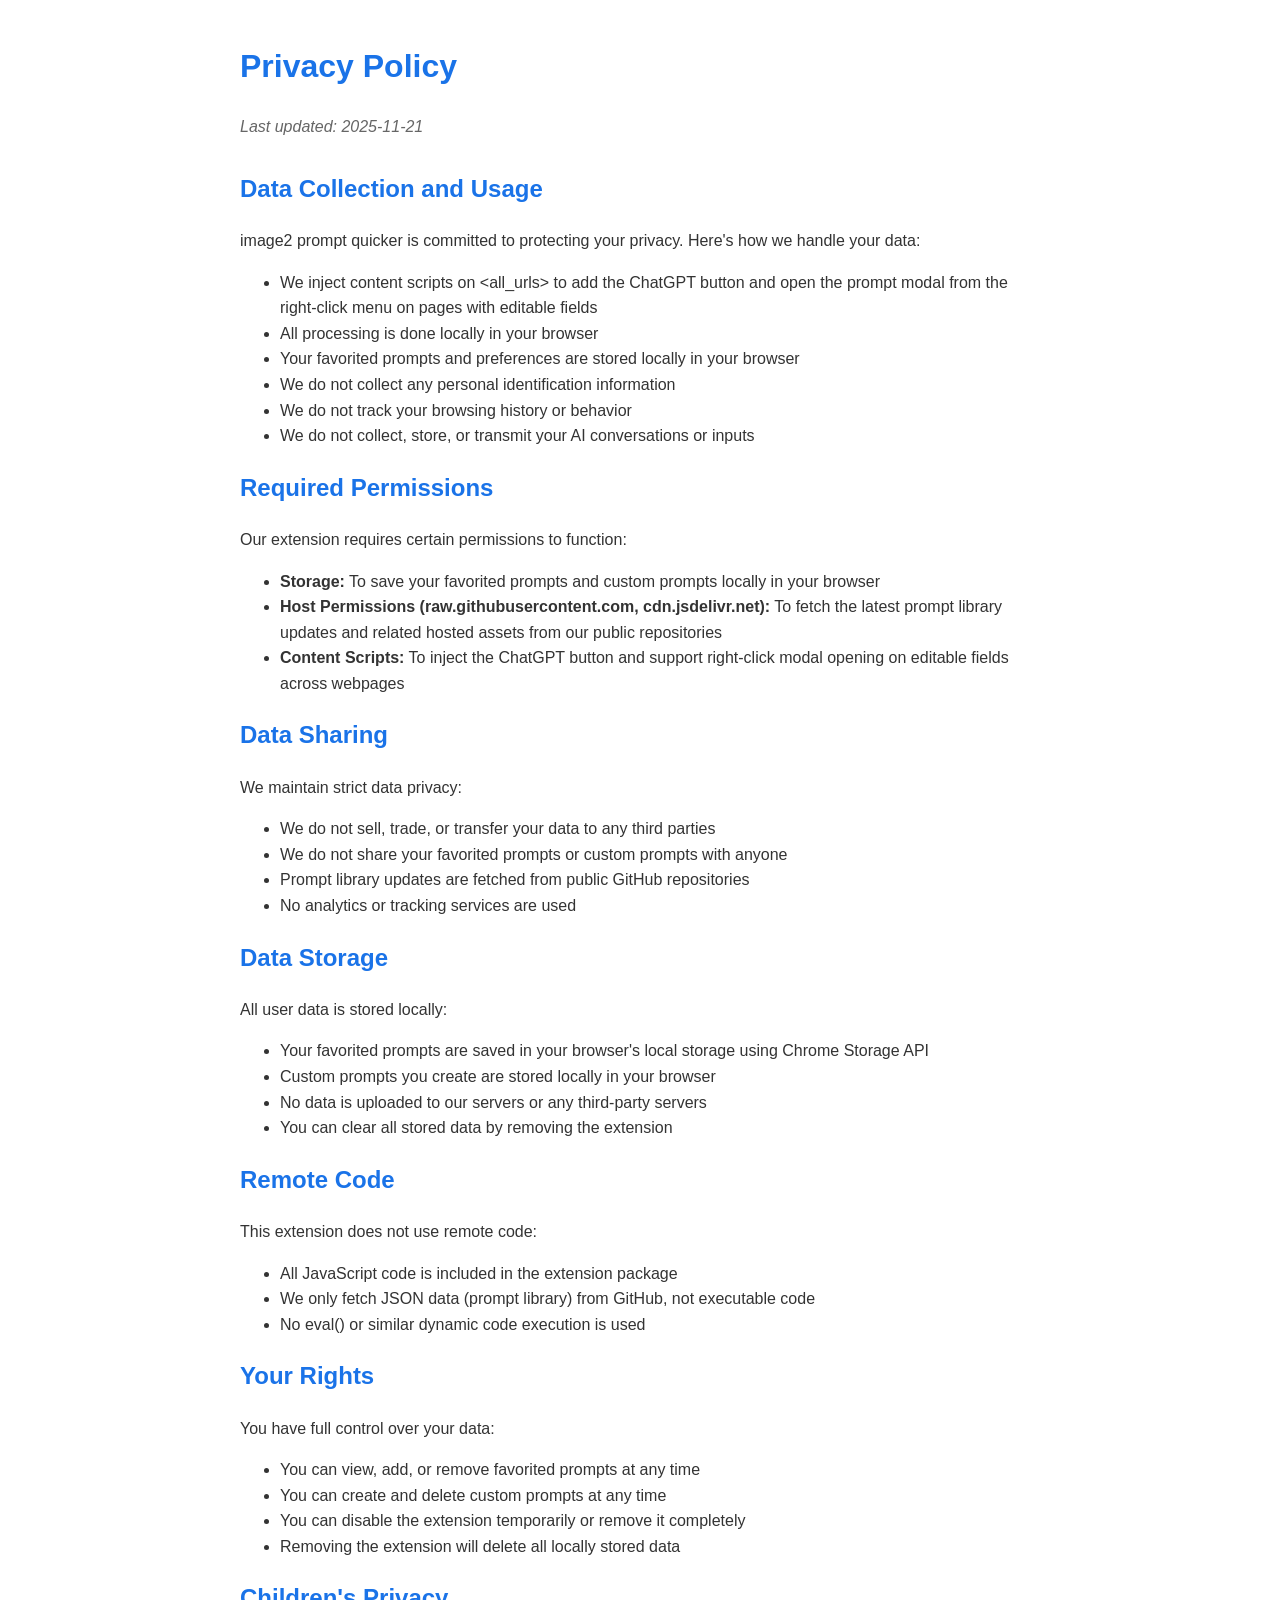
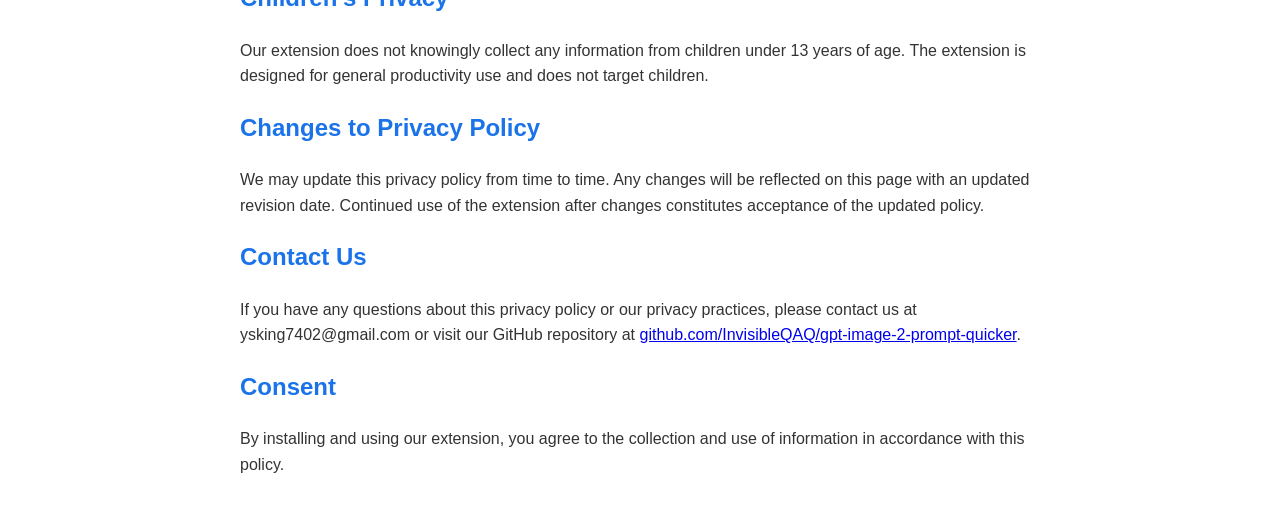
<file: privacy.html>
<!DOCTYPE html>
<html lang="en">

<head>
    <meta charset="UTF-8">
    <meta name="viewport" content="width=device-width, initial-scale=1.0">
    <title>Privacy Policy - image2 prompt quicker</title>
    <style>
        body {
            font-family: -apple-system, BlinkMacSystemFont, 'Segoe UI', Roboto, Oxygen, Ubuntu, Cantarell, sans-serif;
            line-height: 1.6;
            max-width: 800px;
            margin: 0 auto;
            padding: 20px;
            color: #333;
        }

        h1,
        h2 {
            color: #1a73e8;
        }

        .last-updated {
            color: #666;
            font-style: italic;
            margin-bottom: 30px;
        }
    </style>
</head>

<body>
    <h1>Privacy Policy</h1>
    <div class="last-updated">Last updated: 2025-11-21</div>

    <h2>Data Collection and Usage</h2>
    <p>image2 prompt quicker is committed to protecting your privacy. Here's how we handle your data:</p>
    <ul>
        <li>We inject content scripts on &lt;all_urls&gt; to add the ChatGPT button and open the prompt modal from the right-click menu on pages with editable fields</li>
        <li>All processing is done locally in your browser</li>
        <li>Your favorited prompts and preferences are stored locally in your browser</li>
        <li>We do not collect any personal identification information</li>
        <li>We do not track your browsing history or behavior</li>
        <li>We do not collect, store, or transmit your AI conversations or inputs</li>
    </ul>

    <h2>Required Permissions</h2>
    <p>Our extension requires certain permissions to function:</p>
    <ul>
        <li><strong>Storage:</strong> To save your favorited prompts and custom prompts locally in your browser</li>
        <li><strong>Host Permissions (raw.githubusercontent.com, cdn.jsdelivr.net):</strong> To fetch the latest prompt library updates
            and related hosted assets from our public repositories</li>
        <li><strong>Content Scripts:</strong> To inject the ChatGPT button and support right-click modal opening on editable fields across webpages</li>
    </ul>

    <h2>Data Sharing</h2>
    <p>We maintain strict data privacy:</p>
    <ul>
        <li>We do not sell, trade, or transfer your data to any third parties</li>
        <li>We do not share your favorited prompts or custom prompts with anyone</li>
        <li>Prompt library updates are fetched from public GitHub repositories</li>
        <li>No analytics or tracking services are used</li>
    </ul>

    <h2>Data Storage</h2>
    <p>All user data is stored locally:</p>
    <ul>
        <li>Your favorited prompts are saved in your browser's local storage using Chrome Storage API</li>
        <li>Custom prompts you create are stored locally in your browser</li>
        <li>No data is uploaded to our servers or any third-party servers</li>
        <li>You can clear all stored data by removing the extension</li>
    </ul>

    <h2>Remote Code</h2>
    <p>This extension does not use remote code:</p>
    <ul>
        <li>All JavaScript code is included in the extension package</li>
        <li>We only fetch JSON data (prompt library) from GitHub, not executable code</li>
        <li>No eval() or similar dynamic code execution is used</li>
    </ul>

    <h2>Your Rights</h2>
    <p>You have full control over your data:</p>
    <ul>
        <li>You can view, add, or remove favorited prompts at any time</li>
        <li>You can create and delete custom prompts at any time</li>
        <li>You can disable the extension temporarily or remove it completely</li>
        <li>Removing the extension will delete all locally stored data</li>
    </ul>

    <h2>Children's Privacy</h2>
    <p>Our extension does not knowingly collect any information from children under 13 years of age. The extension is
        designed for general productivity use and does not target children.</p>

    <h2>Changes to Privacy Policy</h2>
    <p>We may update this privacy policy from time to time. Any changes will be reflected on this page with an updated
        revision date. Continued use of the extension after changes constitutes acceptance of the updated policy.</p>

    <h2>Contact Us</h2>
    <p>If you have any questions about this privacy policy or our privacy practices, please contact us at
        ysking7402@gmail.com or visit our GitHub repository at <a
            href="https://github.com/InvisibleQAQ/gpt-image-2-prompt-quicker">github.com/InvisibleQAQ/gpt-image-2-prompt-quicker</a>.</p>

    <h2>Consent</h2>
    <p>By installing and using our extension, you agree to the collection and use of information in accordance with this
        policy.</p>
</body>

</html>
</file>
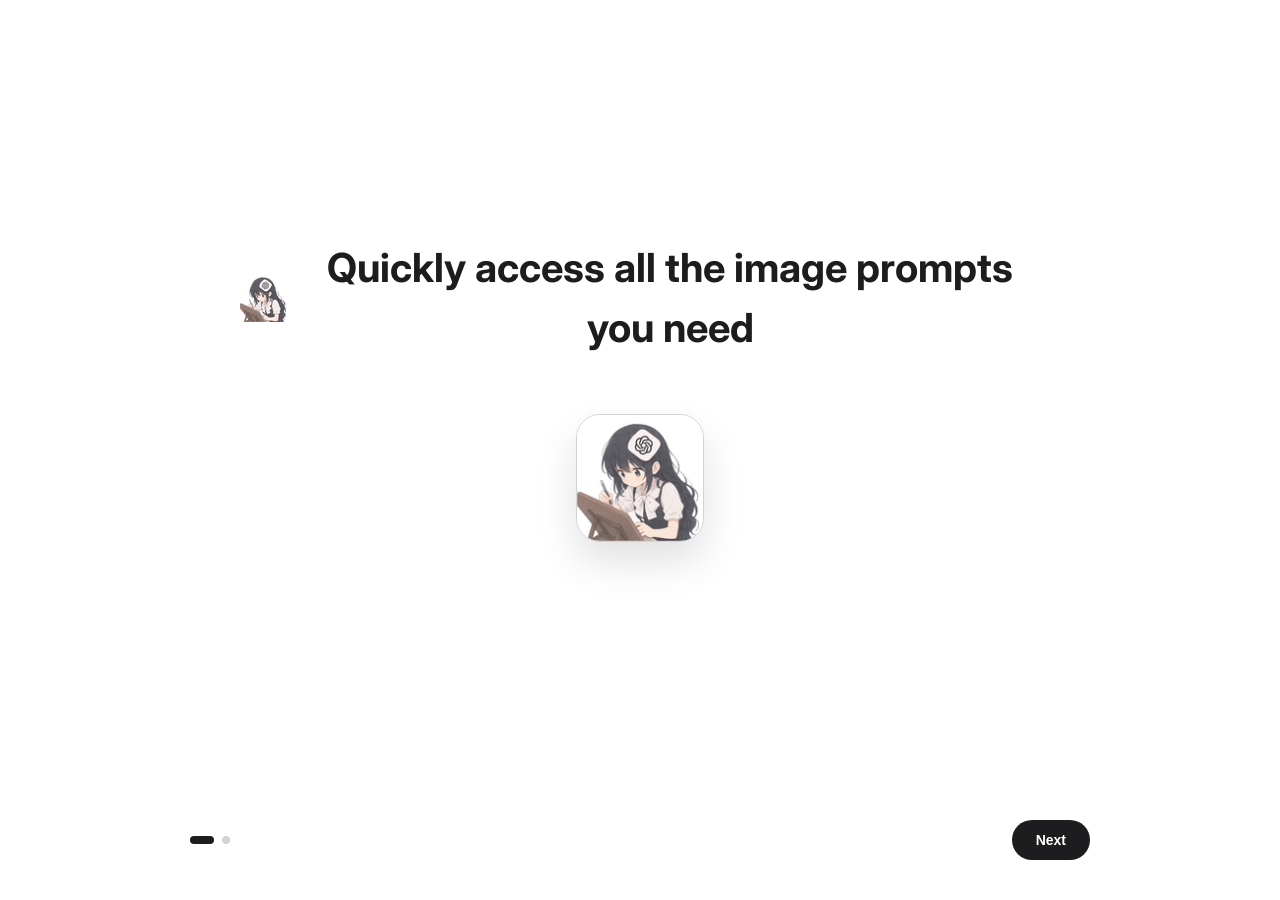
<file: extension/pages/onboarding.html>
<!DOCTYPE html>
<html lang="en">

<head>
    <meta charset="UTF-8">
    <meta name="viewport" content="width=device-width, initial-scale=1.0">
    <title>Welcome to image2 prompt quicker</title>
    <link rel="preconnect" href="https://fonts.googleapis.com">
    <link rel="preconnect" href="https://fonts.gstatic.com" crossorigin>
    <link href="https://fonts.googleapis.com/css2?family=Inter:wght@400;500;600;700&display=swap" rel="stylesheet">
    <link rel="stylesheet" href="onboarding.css">
</head>

<body>
    <main class="container">
        <div class="slides-container">
            <div class="slides">
                <!-- Slide 1: Features (原 Slide 2) -->
                <section class="slide" id="slide-1">
                    <div class="content-wrapper">
                        <h2 class="hero-title"><img src="../icon48.png" alt="image2 prompt quicker" class="hero-icon"><span data-i18n="onboarding.heroTitle">提示词从未如此优雅</span></h2>
                        <div class="guide-container">
                            <img src="../icon128.png" width="128" height="128"
                                alt="chatgpt image prompt quicker" class="guide-gif">
                        </div>
                    </div>
                </section>

                <!-- Slide 2: Platforms (原 Slide 3) -->
                <section class="slide" id="slide-2">
                    <div class="content-wrapper">
                        <h2 data-i18n="onboarding.choosePlatform">选择平台，即刻开始</h2>

                        <div class="platforms-grid">
                            <a href="https://chatgpt.com/" target="_blank" class="platform-card">
                                <div class="platform-icon">
                                    <svg width="32" height="32" viewBox="0 0 24 24" fill="none" stroke="currentColor"
                                        stroke-width="2" stroke-linecap="round" stroke-linejoin="round">
                                        <path d="M12 3a3.5 3.5 0 0 1 3.03 1.75A3.5 3.5 0 0 1 19.5 8a3.5 3.5 0 0 1 0 7 3.5 3.5 0 0 1-3.03 5.25A3.5 3.5 0 0 1 9 20.5 3.5 3.5 0 0 1 4.5 17a3.5 3.5 0 0 1 0-7A3.5 3.5 0 0 1 7.53 4.75 3.49 3.49 0 0 1 12 3z"></path>
                                        <path d="M8.5 7.5 15.5 12 12.5 17"></path>
                                        <path d="M8 12h7"></path>
                                    </svg>
                                </div>
                                <h3>ChatGPT</h3>
                                <span class="arrow">→</span>
                            </a>
                            <div class="platform-card">
                                <div class="platform-icon">
                                    <svg width="32" height="32" viewBox="0 0 24 24" fill="none" stroke="currentColor"
                                        stroke-width="2" stroke-linecap="round" stroke-linejoin="round">
                                        <circle cx="12" cy="12" r="10"></circle>
                                        <line x1="2" y1="12" x2="22" y2="12"></line>
                                        <path
                                            d="M12 2a15.3 15.3 0 0 1 4 10 15.3 15.3 0 0 1-4 10 15.3 15.3 0 0 1-4-10 15.3 15.3 0 0 1 4-10z">
                                        </path>
                                        <path d="M3 3l7 7-2 4 4-2 7 7" stroke-width="2.5"></path>
                                    </svg>
                                </div>
                                <h3 data-i18n="onboarding.anySite">任意网站，右键插入</h3>
                            </div>
                        </div>
                    </div>
                </section>
            </div>
        </div>

        <div class="controls">
            <div class="pagination">
                <div class="dot active" data-index="0"></div>
                <div class="dot" data-index="1"></div>
            </div>
            <div class="buttons">
                <button id="btn-next" class="btn btn-primary" data-i18n="onboarding.next">下一步</button>
            </div>
        </div>
    </main>
    <script src="../lib/i18n.js"></script>
    <script src="onboarding.js"></script>
</body>

</html>
</file>
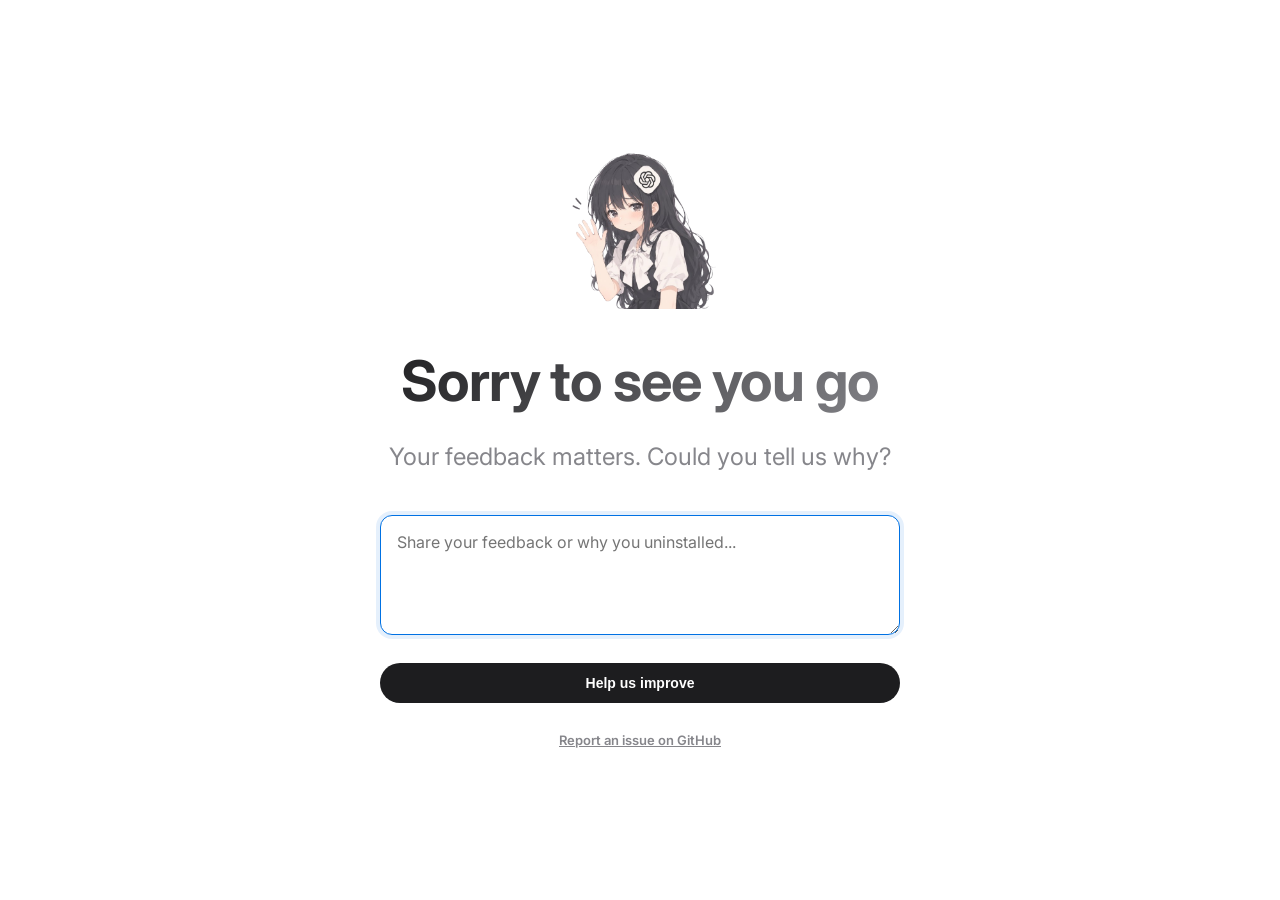
<file: extension/pages/uninstall.html>
<!DOCTYPE html>
<html lang="en">

<head>
    <meta charset="UTF-8">
    <meta name="viewport" content="width=device-width, initial-scale=1.0">
    <title>很遗憾看到您离开 - image2 prompt quicker</title>
    <link rel="preconnect" href="https://fonts.googleapis.com">
    <link rel="preconnect" href="https://fonts.gstatic.com" crossorigin>
    <link href="https://fonts.googleapis.com/css2?family=Inter:wght@400;500;600;700&display=swap" rel="stylesheet">
    <link rel="stylesheet" href="onboarding.css">
    <style>
        body {
            display: flex;
            align-items: center;
            justify-content: center;
            min-height: 100vh;
            height: auto;
            overflow-y: auto;
        }

        .uninstall-container {
            width: 100%;
            max-width: 600px;
            padding: 40px;
            text-align: center;
            animation: fadeIn 0.8s ease-out;
        }

        .feedback-form {
            margin-top: 32px;
            display: flex;
            flex-direction: column;
            gap: 20px;
            text-align: left;
        }

        .form-group {
            display: flex;
            flex-direction: column;
            gap: 8px;
        }

        label {
            font-size: 14px;
            font-weight: 500;
            color: var(--text-primary);
        }

        textarea {
            width: 100%;
            padding: 16px;
            border-radius: var(--radius-sm);
            border: 1px solid var(--border);
            background: var(--surface);
            color: var(--text-primary);
            font-family: var(--font-sans);
            font-size: 16px;
            min-height: 120px;
            resize: vertical;
            outline: none;
            transition: all 0.2s ease;
        }

        textarea:focus {
            border-color: var(--accent);
            box-shadow: 0 0 0 4px rgba(0, 113, 227, 0.1);
            background: var(--background);
        }

        .btn-submit {
            width: 100%;
            justify-content: center;
            margin-top: 8px;
        }

        /* Dark mode adjustments for textarea */
        @media (prefers-color-scheme: dark) {
            textarea:focus {
                box-shadow: 0 0 0 4px rgba(41, 151, 255, 0.15);
            }
        }
    </style>
</head>

<body>
    <main class="uninstall-container">
        <div class="logo-container">
            <img src="../goodbye.png" alt="chatgpt image prompt quicker" width="160" height="160" style="max-width: 100%; height: auto; object-fit: contain;">
        </div>
        <h1 data-i18n="uninstall.heading">很遗憾看到您离开</h1>
        <p class="subtitle" data-i18n="uninstall.subtitle">您的反馈对我们至关重要，能告诉我们原因吗？</p>

        <form class="feedback-form" action="https://formsubmit.co/ysking7402@gmail.com" method="POST">
            <!-- Configuration -->
            <input type="hidden" name="_captcha" value="false">
            <input type="hidden" name="_subject" value="image2 prompt quicker 卸载反馈" data-i18n-value="uninstall.subject">
            <input type="hidden" name="_template" value="table">

            <div class="form-group">
                <textarea name="reason" placeholder="请输入您的建议或卸载原因..." data-i18n-placeholder="uninstall.placeholder" required autofocus></textarea>
            </div>

            <button type="submit" class="btn btn-primary btn-submit" data-i18n="uninstall.submit">帮助改进</button>
        </form>

        <div style="margin-top: 24px;">
            <a href="https://github.com/InvisibleQAQ/gpt-image-2-prompt-quicker/issues" target="_blank" class="btn btn-text"
                style="font-size: 13px;">
                <span data-i18n="uninstall.githubLink">在 GitHub 上反馈问题</span>
            </a>
        </div>
    </main>
    <script src="../lib/i18n.js"></script>
    <script>
        document.addEventListener('DOMContentLoaded', async () => {
            await window.I18n.init();
            document.documentElement.lang = window.I18n.getLocale();
            document.title = window.I18n.t('uninstall.pageTitle', document.title);
            document.querySelectorAll('[data-i18n]').forEach((node) => {
                node.textContent = window.I18n.t(node.dataset.i18n, node.textContent);
            });
            document.querySelectorAll('[data-i18n-placeholder]').forEach((node) => {
                node.placeholder = window.I18n.t(node.dataset.i18nPlaceholder, node.placeholder);
            });
            document.querySelectorAll('[data-i18n-value]').forEach((node) => {
                node.value = window.I18n.t(node.dataset.i18nValue, node.value);
            });
        });
    </script>
</body>

</html>
</file>
<file: extension/pages/onboarding.css>
:root {
    --background: #ffffff;
    --surface: #f5f5f7;
    --surface-hover: #e8e8ed;
    --text-primary: #1d1d1f;
    --text-secondary: #86868b;
    --accent: #0071e3;
    --accent-hover: #0077ed;
    --border: #d2d2d7;
    --shadow-sm: 0 2px 8px rgba(0, 0, 0, 0.04);
    --shadow-md: 0 8px 24px rgba(0, 0, 0, 0.08);
    --shadow-lg: 0 20px 40px rgba(0, 0, 0, 0.12);
    --radius-sm: 12px;
    --radius-md: 18px;
    --radius-lg: 24px;
    --font-sans: 'Inter', -apple-system, BlinkMacSystemFont, "Segoe UI", Roboto, Helvetica, Arial, sans-serif;
}

@media (prefers-color-scheme: dark) {
    :root {
        --background: #000000;
        --surface: #1c1c1e;
        --surface-hover: #2c2c2e;
        --text-primary: #f5f5f7;
        --text-secondary: #86868b;
        --accent: #2997ff;
        --accent-hover: #47a3ff;
        --border: #424245;
        --shadow-sm: 0 2px 8px rgba(0, 0, 0, 0.2);
        --shadow-md: 0 8px 24px rgba(0, 0, 0, 0.4);
        --shadow-lg: 0 20px 40px rgba(0, 0, 0, 0.6);
    }
}

* {
    box-sizing: border-box;
    margin: 0;
    padding: 0;
    -webkit-font-smoothing: antialiased;
}

body {
    font-family: var(--font-sans);
    background-color: var(--background);
    color: var(--text-primary);
    line-height: 1.5;
    overflow: hidden;
    height: 100vh;
    display: flex;
    flex-direction: column;
}

.container {
    flex: 1;
    display: flex;
    flex-direction: column;
    height: 100%;
}

/* Slides */
.slides-container {
    flex: 1;
    overflow: hidden;
    position: relative;
}

.slides {
    display: flex;
    height: 100%;
    transition: transform 0.6s cubic-bezier(0.16, 1, 0.3, 1);
}

.slide {
    flex: 0 0 100%;
    width: 100%;
    height: 100%;
    display: flex;
    align-items: center;
    justify-content: center;
    padding: 40px;
}

.content-wrapper {
    max-width: 800px;
    width: 100%;
    text-align: center;
    animation: fadeIn 0.8s ease-out;
}

@keyframes fadeIn {
    from { opacity: 0; transform: translateY(20px); }
    to { opacity: 1; transform: translateY(0); }
}

/* Typography */
h1 {
    font-size: 56px;
    font-weight: 700;
    letter-spacing: -0.02em;
    margin-bottom: 16px;
    background: linear-gradient(135deg, var(--text-primary) 0%, var(--text-secondary) 100%);
    -webkit-background-clip: text;
    background-clip: text;
    -webkit-text-fill-color: transparent;
}

h2 {
    font-size: 40px;
    font-weight: 700;
    margin-bottom: 16px;
}

.hero-title {
    display: inline-flex;
    align-items: center;
    gap: 12px;
}

.hero-icon {
    width: 48px;
    height: 48px;
    flex: 0 0 auto;
}

.subtitle {
    font-size: 24px;
    color: var(--text-secondary);
    font-weight: 400;
    margin-bottom: 40px;
}

/* Slide 1 Elements */
.logo-container {
    margin-bottom: 24px;
}

.hero-gallery {
    position: relative;
    height: 400px;
    width: 100%;
    max-width: 800px;
    margin: 40px auto 0;
    perspective: 1000px;
    display: flex;
    justify-content: center;
    align-items: center;
}

.gallery-card {
    position: absolute;
    border-radius: 16px;
    overflow: hidden;
    box-shadow: 0 20px 40px rgba(0,0,0,0.2);
    transition: all 0.5s cubic-bezier(0.25, 0.8, 0.25, 1);
    background: var(--surface);
    border: 4px solid var(--surface);
}

.gallery-card img {
    display: block;
    width: 100%;
    height: 100%;
    object-fit: cover;
}

/* Card Positioning & Animation - Scattered Layout */
.card-1 { /* Top Left */
    width: 220px;
    height: 300px;
    transform: translate(-280px, -40px) rotate(-12deg);
    z-index: 2;
}

.card-2 { /* Bottom Left */
    width: 200px;
    height: 280px;
    transform: translate(-220px, 120px) rotate(-25deg);
    z-index: 1;
}

.card-3 { /* Center */
    width: 260px;
    height: 360px;
    transform: translate(0, 20px) rotate(0deg);
    z-index: 3;
    box-shadow: 0 30px 60px rgba(0,0,0,0.25);
}

.card-4 { /* Top Right */
    width: 210px;
    height: 290px;
    transform: translate(260px, -60px) rotate(15deg);
    z-index: 2;
}

.card-5 { /* Bottom Right */
    width: 230px;
    height: 310px;
    transform: translate(240px, 100px) rotate(8deg);
    z-index: 1;
}

/* Hover Effects - Expand slightly */
.hero-gallery:hover .card-1 { transform: translate(-300px, -50px) rotate(-15deg) scale(1.05); }
.hero-gallery:hover .card-2 { transform: translate(-240px, 140px) rotate(-28deg) scale(1.05); }
.hero-gallery:hover .card-3 { transform: translate(0, 20px) scale(1.05); }
.hero-gallery:hover .card-4 { transform: translate(280px, -70px) rotate(18deg) scale(1.05); }
.hero-gallery:hover .card-5 { transform: translate(260px, 120px) rotate(10deg) scale(1.05); }

/* Float Animation */
@keyframes float-1 { 0%, 100% { margin-top: 0; } 50% { margin-top: -10px; } }
@keyframes float-2 { 0%, 100% { margin-top: -5px; } 50% { margin-top: 5px; } }
@keyframes float-3 { 0%, 100% { margin-top: 0; } 50% { margin-top: -15px; } }

.card-1 { animation: float-1 6s ease-in-out infinite; }
.card-2 { animation: float-2 5s ease-in-out infinite; animation-delay: 0.5s; }
.card-3 { animation: float-3 7s ease-in-out infinite; animation-delay: 1s; }
.card-4 { animation: float-2 5.5s ease-in-out infinite; animation-delay: 1.5s; }
.card-5 { animation: float-1 6.5s ease-in-out infinite; animation-delay: 2s; }

/* Slide 2: Features Grid */
/* Slide 2: Guide Animation */
.guide-container {
    margin-top: 40px;
    width: 100%;
    display: flex;
    justify-content: center;
}

.guide-gif {
    max-width: 100%;
    height: auto;
    border-radius: var(--radius-lg);
    box-shadow: var(--shadow-lg);
    border: 1px solid var(--border);
}

/* Slide 3: Platforms Grid */
.platforms-grid {
    display: grid;
    grid-template-columns: repeat(2, 1fr);
    gap: 20px;
    max-width: 600px;
    margin: 40px auto 0;
}

.platform-card {
    display: flex;
    align-items: center;
    padding: 20px 24px;
    background: var(--surface);
    border-radius: var(--radius-md);
    text-decoration: none;
    color: var(--text-primary);
    transition: all 0.2s ease;
    border: 1px solid transparent;
}

.platform-card:hover {
    background: var(--surface-hover);
    transform: scale(1.02);
    box-shadow: var(--shadow-md);
}

.platform-card.highlight {
    border-color: rgba(255, 215, 0, 0.3);
    background: rgba(255, 215, 0, 0.05);
}

.platform-card.highlight:hover {
    background: rgba(255, 215, 0, 0.1);
}

.platform-icon {
    margin-right: 16px;
    color: var(--text-primary);
}

.platform-card h3 {
    font-size: 16px;
    font-weight: 600;
    flex: 1;
    margin: 0;
}

.arrow {
    color: var(--text-secondary);
    font-weight: 600;
    opacity: 0;
    transform: translateX(-10px);
    transition: all 0.2s ease;
}

.platform-card:hover .arrow {
    opacity: 1;
    transform: translateX(0);
}

.tag {
    font-size: 10px;
    font-weight: 700;
    text-transform: uppercase;
    background: var(--accent);
    color: white;
    padding: 2px 6px;
    border-radius: 4px;
    margin-right: 8px;
}

/* Controls */
.controls {
    padding: 40px;
    display: flex;
    justify-content: space-between;
    align-items: center;
    max-width: 980px;
    margin: 0 auto;
    width: 100%;
}

.pagination {
    display: flex;
    gap: 8px;
}

.dot {
    width: 8px;
    height: 8px;
    border-radius: 50%;
    background: var(--border);
    transition: all 0.3s ease;
    cursor: pointer;
}

.dot.active {
    background: var(--text-primary);
    width: 24px;
    border-radius: 4px;
}

.buttons {
    display: flex;
    gap: 16px;
}

.btn {
    padding: 12px 24px;
    border-radius: 999px;
    font-size: 14px;
    font-weight: 600;
    cursor: pointer;
    transition: all 0.2s ease;
    border: none;
    outline: none;
}

.btn-text {
    background: transparent;
    color: var(--text-secondary);
}

.btn-text:hover {
    color: var(--text-primary);
}

.btn-primary {
    background: var(--text-primary);
    color: var(--background);
}

.btn-primary:hover {
    opacity: 0.9;
    transform: scale(1.02);
}
</file>
